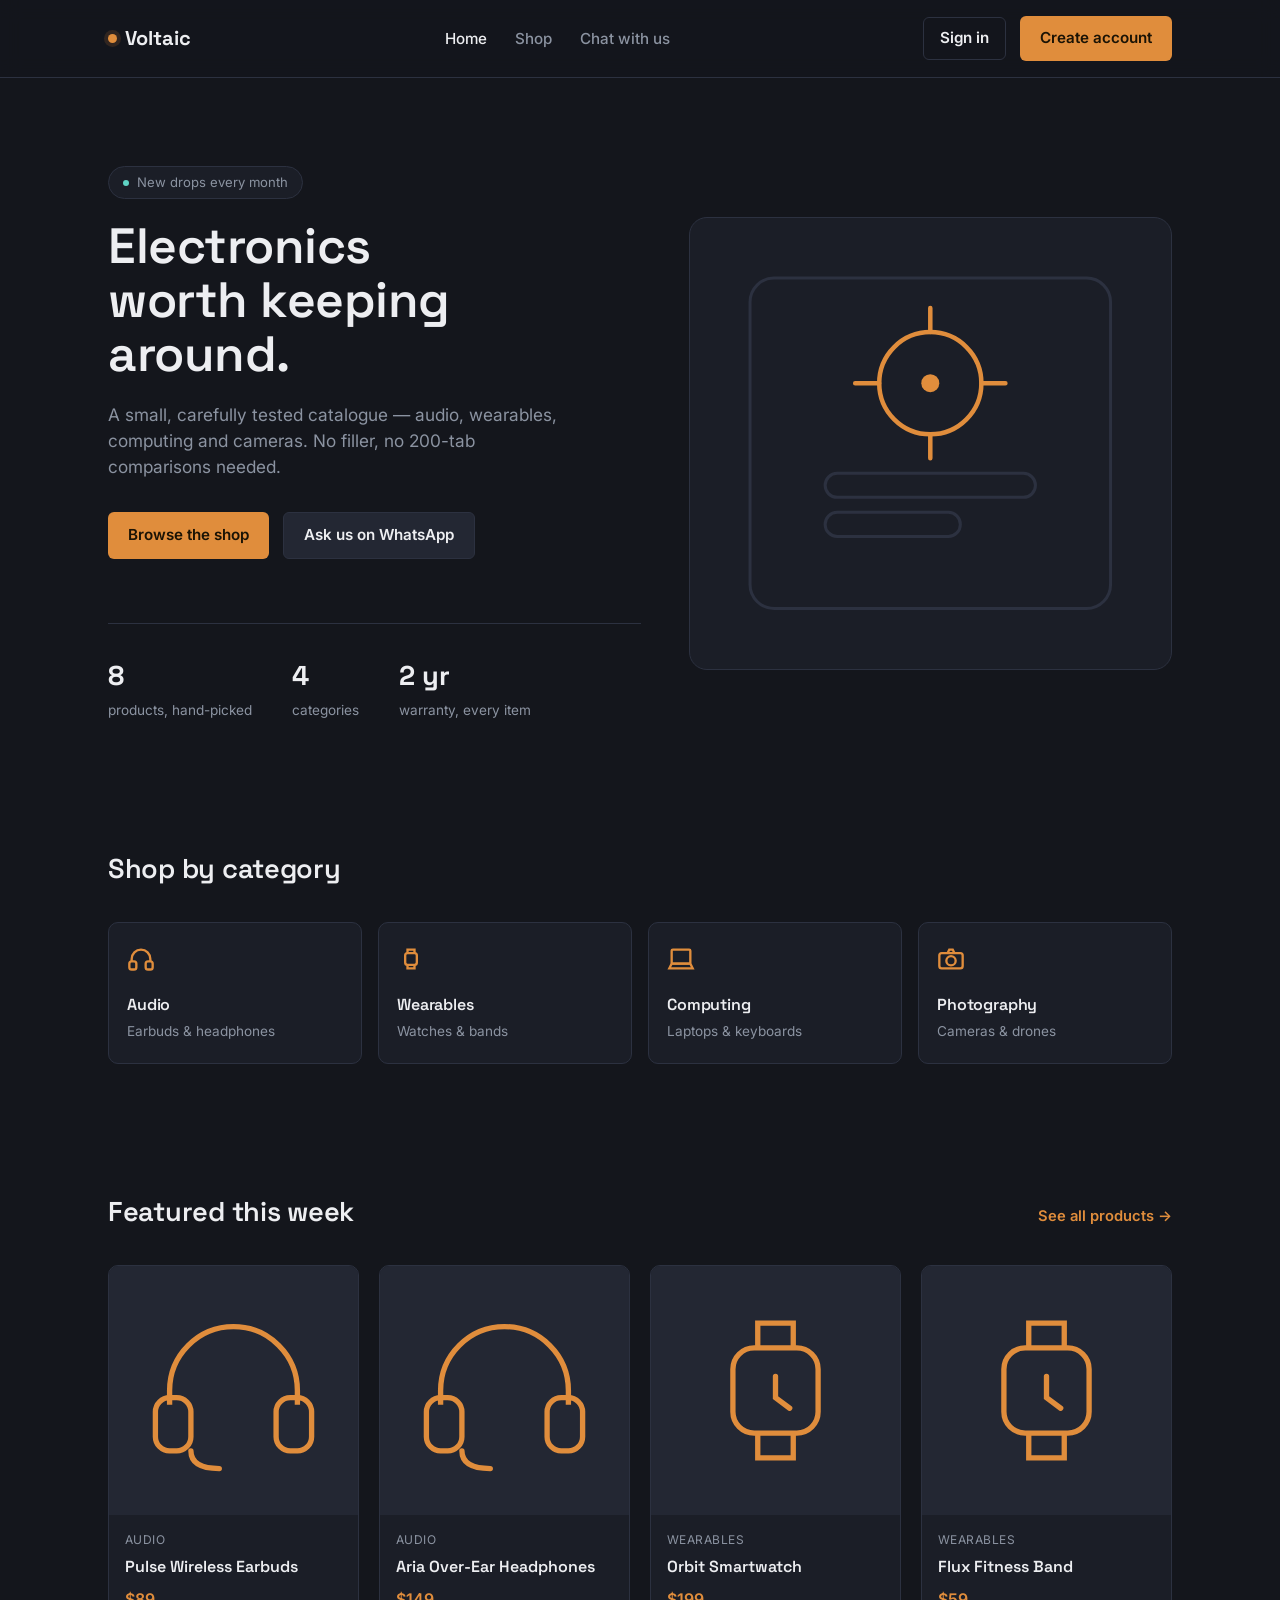
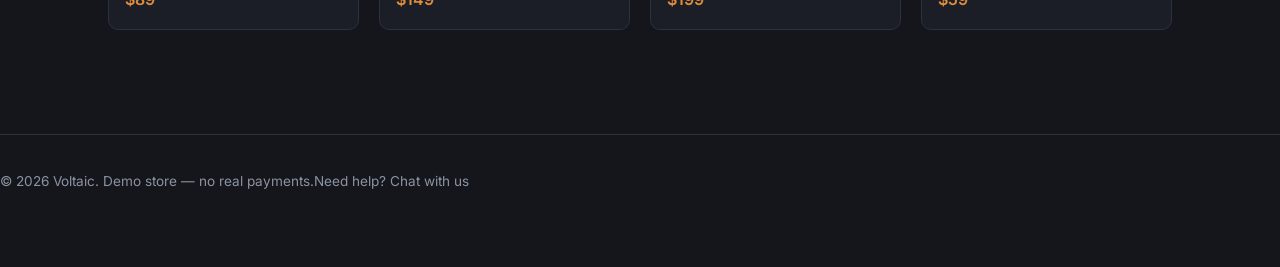
<file: voltaic/index.html>
<!DOCTYPE html>
<html lang="en">
<head>
<meta charset="UTF-8">
<meta name="viewport" content="width=device-width, initial-scale=1.0">
<title>Voltaic — Electronics, chosen well</title>
<link rel="stylesheet" href="assets/style.css">
</head>
<body>
  <nav class="nav">
    <div class="nav-inner">
      <a class="brand" href="index.html"><span class="brand-dot"></span>Voltaic</a>
      <ul class="nav-links">
        <li><a href="index.html" class="active">Home</a></li>
        <li><a href="products.html">Shop</a></li>
        <li><a href="whatsapp.html">Chat with us</a></li>
      </ul>
      <div class="nav-auth" data-nav-auth></div>
    </div>
  </nav>

  <header class="hero">
    <div class="wrap hero-grid">
      <div>
        <div class="eyebrow-pill"><span class="pulse"></span>New drops every month</div>
        <h1>Electronics worth keeping around.</h1>
        <p class="lead">A small, carefully tested catalogue — audio, wearables, computing and cameras. No filler, no 200-tab comparisons needed.</p>
        <div class="hero-actions">
          <a class="btn-primary" href="products.html">Browse the shop</a>
          <a class="btn-secondary" href="whatsapp.html">Ask us on WhatsApp</a>
        </div>
        <div class="stat-strip">
          <div><div class="stat-num">8</div><div class="stat-label">products, hand-picked</div></div>
          <div><div class="stat-num">4</div><div class="stat-label">categories</div></div>
          <div><div class="stat-num">2 yr</div><div class="stat-label">warranty, every item</div></div>
        </div>
      </div>
      <div class="hero-visual">
        <svg viewBox="0 0 280 260" width="100%" height="100%" fill="none" xmlns="http://www.w3.org/2000/svg">
          <rect x="20" y="20" width="240" height="220" rx="16" stroke="var(--border)" stroke-width="2"/>
          <circle cx="140" cy="90" r="34" stroke="var(--accent)" stroke-width="3"/>
          <path d="M140 56v-16M140 124v16M106 90H90M190 90h-16" stroke="var(--accent)" stroke-width="3" stroke-linecap="round"/>
          <rect x="70" y="150" width="140" height="16" rx="8" stroke="var(--border)" stroke-width="2"/>
          <rect x="70" y="176" width="90" height="16" rx="8" stroke="var(--border)" stroke-width="2"/>
          <circle cx="140" cy="90" r="6" fill="var(--accent)"/>
        </svg>
      </div>
    </div>
  </header>

  <section class="section">
    <div class="wrap">
      <div class="section-head">
        <h2>Shop by category</h2>
      </div>
      <div class="cat-grid">
        <a class="cat-card" href="products.html?cat=Audio">
          <div class="icon"><svg width="28" height="28" viewBox="0 0 24 24" fill="none" stroke="currentColor" stroke-width="2"><path d="M4 14v-2a8 8 0 0 1 16 0v2"/><rect x="2" y="14" width="6" height="7" rx="2"/><rect x="16" y="14" width="6" height="7" rx="2"/></svg></div>
          <h3>Audio</h3><p>Earbuds & headphones</p>
        </a>
        <a class="cat-card" href="products.html?cat=Wearables">
          <div class="icon"><svg width="28" height="28" viewBox="0 0 24 24" fill="none" stroke="currentColor" stroke-width="2"><rect x="7" y="7" width="10" height="10" rx="2"/><path d="M9 7V4h6v3M9 17v3h6v-3"/></svg></div>
          <h3>Wearables</h3><p>Watches & bands</p>
        </a>
        <a class="cat-card" href="products.html?cat=Computing">
          <div class="icon"><svg width="28" height="28" viewBox="0 0 24 24" fill="none" stroke="currentColor" stroke-width="2"><rect x="4" y="4" width="16" height="12" rx="1"/><path d="M2 20h20l-2-4H4l-2 4Z"/></svg></div>
          <h3>Computing</h3><p>Laptops & keyboards</p>
        </a>
        <a class="cat-card" href="products.html?cat=Photography">
          <div class="icon"><svg width="28" height="28" viewBox="0 0 24 24" fill="none" stroke="currentColor" stroke-width="2"><rect x="2" y="7" width="20" height="13" rx="2"/><circle cx="12" cy="13.5" r="4"/><path d="M9 7l1.5-3h3L15 7"/></svg></div>
          <h3>Photography</h3><p>Cameras & drones</p>
        </a>
      </div>
    </div>
  </section>

  <section class="section">
    <div class="wrap">
      <div class="section-head">
        <h2>Featured this week</h2>
        <a href="products.html">See all products →</a>
      </div>
      <div class="product-grid" data-featured-grid></div>
    </div>
  </section>

  <footer class="footer">
    <div class="wrap footer" style="border:none;margin:0;padding:0 0 40px;">
      <span>© 2026 Voltaic. Demo store — no real payments.</span>
      <span><a href="whatsapp.html" style="color:var(--muted);text-decoration:none;">Need help? Chat with us</a></span>
    </div>
  </footer>

  <div class="toast" id="toast"></div>
  <script src="assets/app.js"></script>
  <script>Voltaic.initLandingPage();</script>
</body>
</html>
</file>
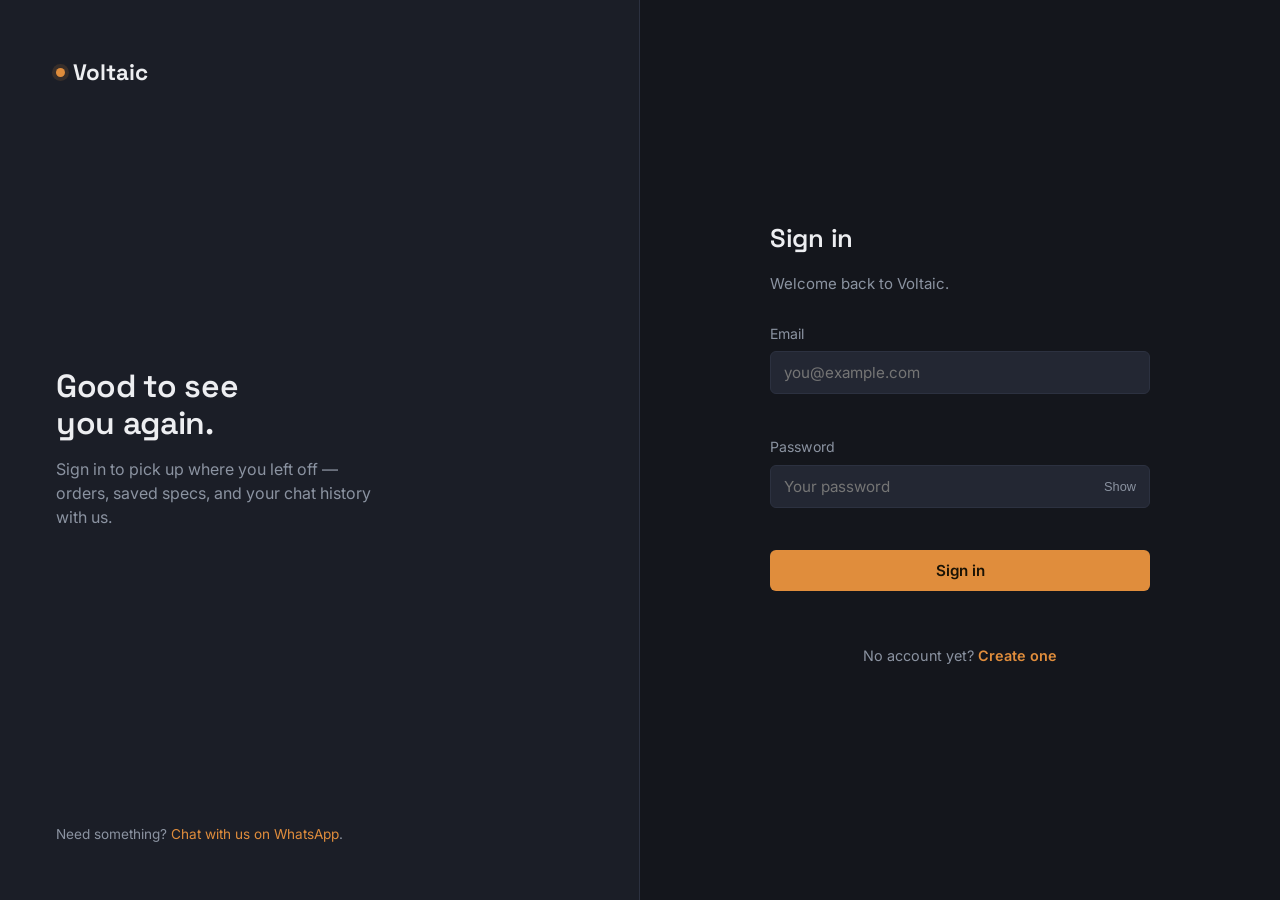
<file: voltaic/login.html>
<!DOCTYPE html>
<html lang="en">
<head>
<meta charset="UTF-8">
<meta name="viewport" content="width=device-width, initial-scale=1.0">
<title>Voltaic — Sign in</title>
<link rel="stylesheet" href="assets/style.css">
</head>
<body>
  <div class="auth-screen">
    <aside class="auth-side">
      <a class="brand" href="index.html"><span class="brand-dot"></span>Voltaic</a>
      <div class="auth-side-copy">
        <h2>Good to see you again.</h2>
        <p>Sign in to pick up where you left off — orders, saved specs, and your chat history with us.</p>
      </div>
      <div class="auth-side-foot">Need something? <a href="whatsapp.html" style="color:var(--accent);text-decoration:none;">Chat with us on WhatsApp</a>.</div>
    </aside>

    <main class="auth-form-side">
      <div class="auth-card">
        <h1>Sign in</h1>
        <p class="sub">Welcome back to Voltaic.</p>

        <form id="loginForm" novalidate>
          <label class="field">
            <span>Email</span>
            <input type="email" id="loginEmail" autocomplete="email" placeholder="you@example.com" required>
            <span class="err" id="err-loginEmail"></span>
          </label>

          <label class="field">
            <span>Password</span>
            <div class="pw-wrap">
              <input type="password" id="loginPassword" autocomplete="current-password" placeholder="Your password" required>
              <button type="button" class="pw-toggle" data-target="loginPassword">Show</button>
            </div>
            <span class="err" id="err-loginPassword"></span>
          </label>

          <button type="submit" class="btn-primary btn-block">Sign in</button>
          <p class="form-msg" id="loginMsg" role="status"></p>
        </form>

        <p class="switch">No account yet? <a href="register.html">Create one</a></p>
      </div>
    </main>
  </div>

  <div class="toast" id="toast"></div>
  <script src="assets/app.js"></script>
  <script>Voltaic.initLoginPage();</script>
</body>
</html>
</file>
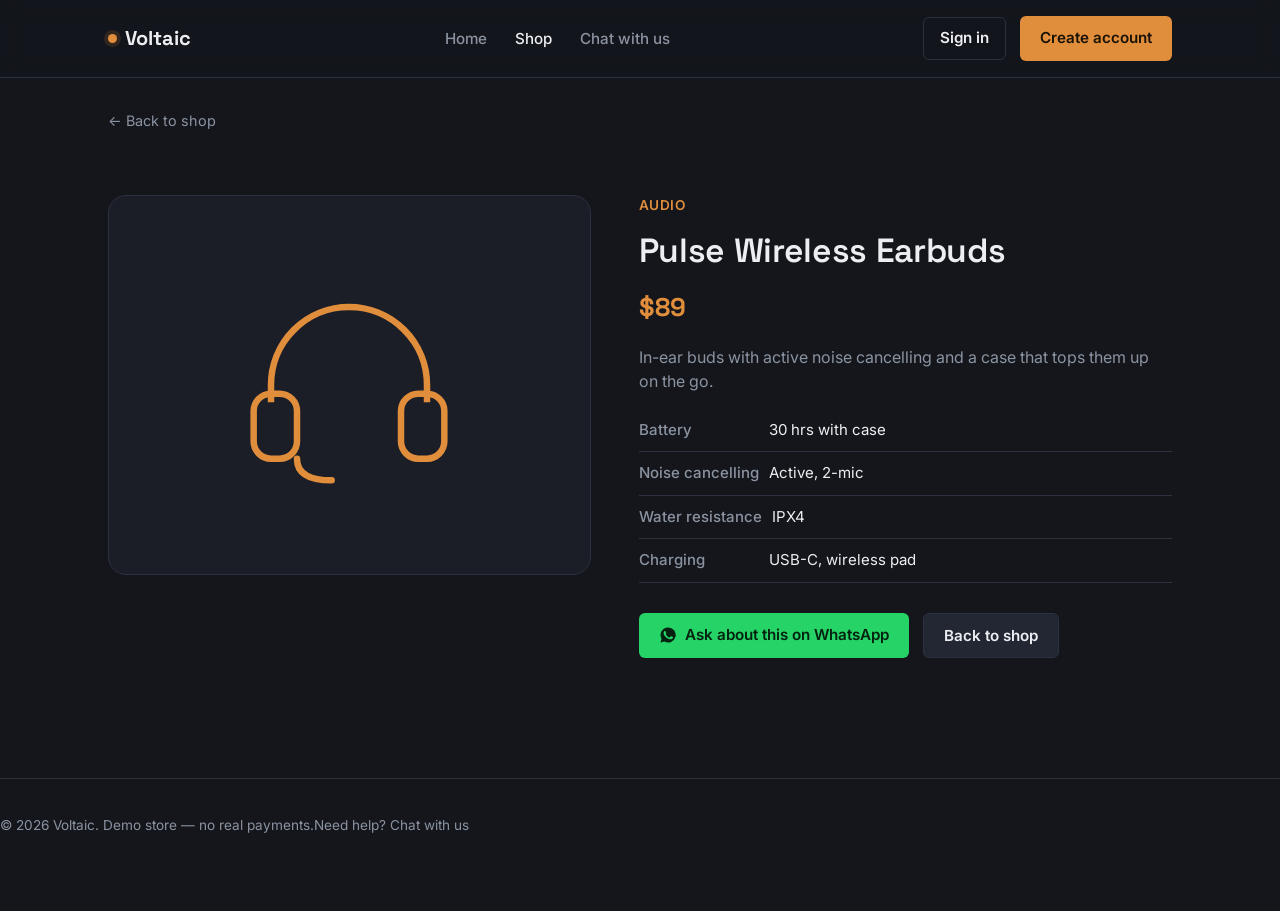
<file: voltaic/product.html>
<!DOCTYPE html>
<html lang="en">
<head>
<meta charset="UTF-8">
<meta name="viewport" content="width=device-width, initial-scale=1.0">
<title>Voltaic — Product</title>
<link rel="stylesheet" href="assets/style.css">
</head>
<body>
  <nav class="nav">
    <div class="nav-inner">
      <a class="brand" href="index.html"><span class="brand-dot"></span>Voltaic</a>
      <ul class="nav-links">
        <li><a href="index.html">Home</a></li>
        <li><a href="products.html" class="active">Shop</a></li>
        <li><a href="whatsapp.html">Chat with us</a></li>
      </ul>
      <div class="nav-auth" data-nav-auth></div>
    </div>
  </nav>

  <div class="wrap">
    <a class="back-link" href="products.html" style="margin-top:32px;">← Back to shop</a>
    <div class="product-detail">
      <div class="detail-media" data-detail-media></div>
      <div>
        <div class="detail-cat" data-detail-cat></div>
        <h1 data-detail-name></h1>
        <div class="detail-price" data-detail-price></div>
        <p class="detail-blurb" data-detail-blurb></p>
        <ul class="spec-list" data-detail-specs></ul>
        <div class="detail-actions">
          <a class="btn-whatsapp" data-detail-whatsapp target="_blank" rel="noopener">
            <svg width="18" height="18" viewBox="0 0 24 24" fill="currentColor"><path d="M12 2a10 10 0 0 0-8.6 15L2 22l5.2-1.4A10 10 0 1 0 12 2Zm5.8 14.3c-.2.7-1.4 1.3-2 1.4-.5.1-1.2.2-3.5-.7-3-1.2-4.9-4.2-5-4.4-.1-.2-1.2-1.6-1.2-3s.8-2.2 1-2.5c.2-.3.5-.3.7-.3h.5c.2 0 .4 0 .6.5.2.5.7 1.8.8 1.9.1.2.1.4 0 .6-.1.2-.2.3-.4.5-.2.2-.4.4-.2.8.2.4.9 1.5 1.9 2.4 1.3 1.2 2.4 1.5 2.8 1.7.4.2.6.1.8-.1.2-.3.8-1 1-1.3.2-.3.4-.3.7-.2.3.1 1.7.8 2 1 .3.1.5.2.5.4.1.2.1.7-.1 1.3Z"/></svg>
            Ask about this on WhatsApp
          </a>
          <button class="btn-secondary" onclick="history.back()">Back to shop</button>
        </div>
      </div>
    </div>
  </div>

  <footer class="footer">
    <div class="wrap footer" style="border:none;margin:0;padding:0 0 40px;">
      <span>© 2026 Voltaic. Demo store — no real payments.</span>
      <span><a href="whatsapp.html" style="color:var(--muted);text-decoration:none;">Need help? Chat with us</a></span>
    </div>
  </footer>

  <div class="toast" id="toast"></div>
  <script src="assets/app.js"></script>
  <script>Voltaic.initProductPage();</script>
</body>
</html>
</file>
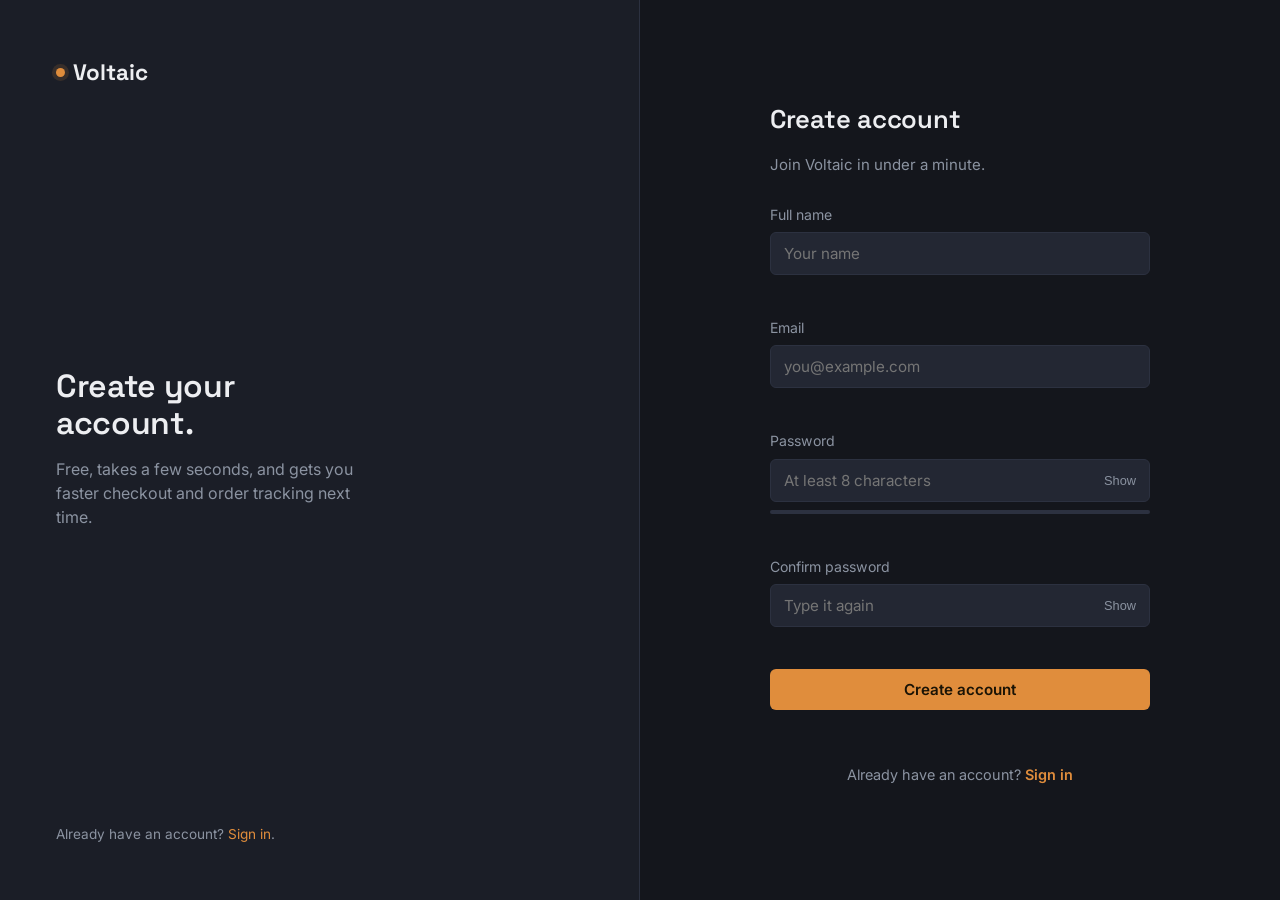
<file: voltaic/register.html>
<!DOCTYPE html>
<html lang="en">
<head>
<meta charset="UTF-8">
<meta name="viewport" content="width=device-width, initial-scale=1.0">
<title>Voltaic — Create account</title>
<link rel="stylesheet" href="assets/style.css">
</head>
<body>
  <div class="auth-screen">
    <aside class="auth-side">
      <a class="brand" href="index.html"><span class="brand-dot"></span>Voltaic</a>
      <div class="auth-side-copy">
        <h2>Create your account.</h2>
        <p>Free, takes a few seconds, and gets you faster checkout and order tracking next time.</p>
      </div>
      <div class="auth-side-foot">Already have an account? <a href="login.html" style="color:var(--accent);text-decoration:none;">Sign in</a>.</div>
    </aside>

    <main class="auth-form-side">
      <div class="auth-card">
        <h1>Create account</h1>
        <p class="sub">Join Voltaic in under a minute.</p>

        <form id="registerForm" novalidate>
          <label class="field">
            <span>Full name</span>
            <input type="text" id="regName" autocomplete="name" placeholder="Your name" required>
            <span class="err" id="err-regName"></span>
          </label>

          <label class="field">
            <span>Email</span>
            <input type="email" id="regEmail" autocomplete="email" placeholder="you@example.com" required>
            <span class="err" id="err-regEmail"></span>
          </label>

          <label class="field">
            <span>Password</span>
            <div class="pw-wrap">
              <input type="password" id="regPassword" autocomplete="new-password" placeholder="At least 8 characters" required>
              <button type="button" class="pw-toggle" data-target="regPassword">Show</button>
            </div>
            <div class="pw-meter" id="pwMeter"><span></span></div>
            <span class="err" id="err-regPassword"></span>
          </label>

          <label class="field">
            <span>Confirm password</span>
            <div class="pw-wrap">
              <input type="password" id="regPassword2" autocomplete="new-password" placeholder="Type it again" required>
              <button type="button" class="pw-toggle" data-target="regPassword2">Show</button>
            </div>
            <span class="err" id="err-regPassword2"></span>
          </label>

          <button type="submit" class="btn-primary btn-block">Create account</button>
          <p class="form-msg" id="registerMsg" role="status"></p>
        </form>

        <p class="switch">Already have an account? <a href="login.html">Sign in</a></p>
      </div>
    </main>
  </div>

  <div class="toast" id="toast"></div>
  <script src="assets/app.js"></script>
  <script>Voltaic.initRegisterPage();</script>
</body>
</html>
</file>
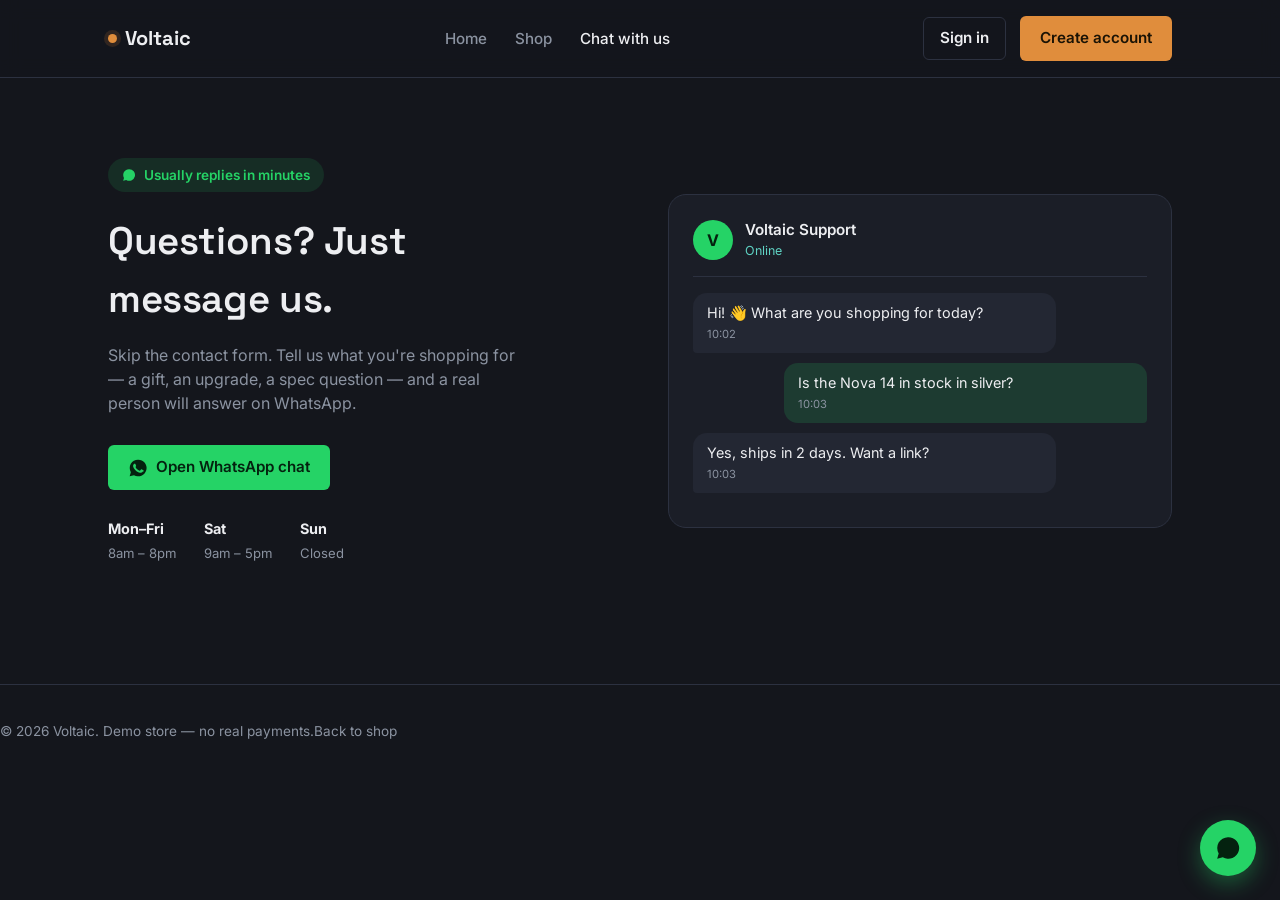
<file: voltaic/whatsapp.html>
<!DOCTYPE html>
<html lang="en">
<head>
<meta charset="UTF-8">
<meta name="viewport" content="width=device-width, initial-scale=1.0">
<title>Voltaic — Chat with us</title>
<link rel="stylesheet" href="assets/style.css">
</head>
<body>
  <nav class="nav">
    <div class="nav-inner">
      <a class="brand" href="index.html"><span class="brand-dot"></span>Voltaic</a>
      <ul class="nav-links">
        <li><a href="index.html">Home</a></li>
        <li><a href="products.html">Shop</a></li>
        <li><a href="whatsapp.html" class="active">Chat with us</a></li>
      </ul>
      <div class="nav-auth" data-nav-auth></div>
    </div>
  </nav>

  <section class="wa-hero">
    <div class="wrap wa-grid">
      <div>
        <div class="wa-badge">
          <svg width="14" height="14" viewBox="0 0 24 24" fill="currentColor"><path d="M12 2a10 10 0 0 0-8.6 15L2 22l5.2-1.4A10 10 0 1 0 12 2Z"/></svg>
          Usually replies in minutes
        </div>
        <h1>Questions? Just message us.</h1>
        <p class="lead">Skip the contact form. Tell us what you're shopping for — a gift, an upgrade, a spec question — and a real person will answer on WhatsApp.</p>
        <a class="btn-whatsapp" id="waMainBtn" target="_blank" rel="noopener">
          <svg width="20" height="20" viewBox="0 0 24 24" fill="currentColor"><path d="M12 2a10 10 0 0 0-8.6 15L2 22l5.2-1.4A10 10 0 1 0 12 2Zm5.8 14.3c-.2.7-1.4 1.3-2 1.4-.5.1-1.2.2-3.5-.7-3-1.2-4.9-4.2-5-4.4-.1-.2-1.2-1.6-1.2-3s.8-2.2 1-2.5c.2-.3.5-.3.7-.3h.5c.2 0 .4 0 .6.5.2.5.7 1.8.8 1.9.1.2.1.4 0 .6-.1.2-.2.3-.4.5-.2.2-.4.4-.2.8.2.4.9 1.5 1.9 2.4 1.3 1.2 2.4 1.5 2.8 1.7.4.2.6.1.8-.1.2-.3.8-1 1-1.3.2-.3.4-.3.7-.2.3.1 1.7.8 2 1 .3.1.5.2.5.4.1.2.1.7-.1 1.3Z"/></svg>
          Open WhatsApp chat
        </a>
        <div class="wa-hours">
          <div><strong>Mon–Fri</strong><span>8am – 8pm</span></div>
          <div><strong>Sat</strong><span>9am – 5pm</span></div>
          <div><strong>Sun</strong><span>Closed</span></div>
        </div>
      </div>

      <div class="wa-mock">
        <div class="wa-mock-head">
          <div class="wa-avatar">V</div>
          <div>
            <div class="wa-mock-name">Voltaic Support</div>
            <div class="wa-mock-status">Online</div>
          </div>
        </div>
        <div class="wa-bubble them">Hi! 👋 What are you shopping for today?<span class="wa-time">10:02</span></div>
        <div class="wa-bubble me">Is the Nova 14 in stock in silver?<span class="wa-time">10:03</span></div>
        <div class="wa-bubble them">Yes, ships in 2 days. Want a link?<span class="wa-time">10:03</span></div>
      </div>
    </div>
  </section>

  <a class="wa-fab" id="waFab" target="_blank" rel="noopener" aria-label="Chat on WhatsApp">
    <svg width="26" height="26" viewBox="0 0 24 24" fill="#04220f"><path d="M12 2a10 10 0 0 0-8.6 15L2 22l5.2-1.4A10 10 0 1 0 12 2Z"/></svg>
  </a>

  <footer class="footer">
    <div class="wrap footer" style="border:none;margin:0;padding:0 0 40px;">
      <span>© 2026 Voltaic. Demo store — no real payments.</span>
      <span><a href="products.html" style="color:var(--muted);text-decoration:none;">Back to shop</a></span>
    </div>
  </footer>

  <div class="toast" id="toast"></div>
  <script src="assets/app.js"></script>
  <script>
    Voltaic.initWhatsappPage();
    const waHref = "https://wa.me/10000000000?text=" + encodeURIComponent("Hi! I have a question about Voltaic products.");
    document.getElementById("waMainBtn").href = waHref;
    document.getElementById("waFab").href = waHref;
  </script>
</body>
</html>
</file>
<file: voltaic/assets/style.css>
@import url('https://fonts.googleapis.com/css2?family=Space+Grotesk:wght@500;600;700&family=Inter:wght@400;500;600&display=swap');

:root {
  --bg: #14161c;
  --surface: #1b1e27;
  --surface-2: #232733;
  --border: #2c3140;
  --text: #edeef1;
  --muted: #8b93a1;
  --accent: #e08d3c;
  --accent-soft: rgba(224, 141, 60, 0.14);
  --accent-2: #5fd3c4;
  --danger: #e5637a;
  --whatsapp: #25d366;
  --whatsapp-dark: #1ea952;
  --radius-s: 6px;
  --radius-m: 10px;
  --radius-l: 18px;
  --max: 1120px;
}

* { box-sizing: border-box; }

html { scroll-behavior: smooth; }

body {
  margin: 0;
  background: var(--bg);
  color: var(--text);
  font-family: 'Inter', -apple-system, BlinkMacSystemFont, sans-serif;
  line-height: 1.5;
  -webkit-font-smoothing: antialiased;
}

h1, h2, h3, .display {
  font-family: 'Space Grotesk', 'Inter', sans-serif;
  font-weight: 600;
  letter-spacing: -0.01em;
  margin: 0;
}

a { color: inherit; }

.wrap {
  max-width: var(--max);
  margin: 0 auto;
  padding: 0 28px;
}

/* ---------- Nav ---------- */
.nav {
  position: sticky;
  top: 0;
  z-index: 20;
  background: rgba(20, 22, 28, 0.86);
  backdrop-filter: blur(10px);
  border-bottom: 1px solid var(--border);
}

.nav-inner {
  max-width: var(--max);
  margin: 0 auto;
  padding: 16px 28px;
  display: flex;
  align-items: center;
  justify-content: space-between;
  gap: 24px;
}

.brand {
  font-family: 'Space Grotesk', sans-serif;
  font-weight: 700;
  font-size: 1.25rem;
  display: flex;
  align-items: center;
  gap: 8px;
  text-decoration: none;
  color: var(--text);
}

.brand-dot {
  width: 9px;
  height: 9px;
  border-radius: 50%;
  background: var(--accent);
  box-shadow: 0 0 0 4px var(--accent-soft);
}

.nav-links {
  display: flex;
  gap: 28px;
  list-style: none;
  margin: 0;
  padding: 0;
}

.nav-links a {
  text-decoration: none;
  color: var(--muted);
  font-size: 0.95rem;
  font-weight: 500;
  transition: color 0.15s ease;
}

.nav-links a:hover, .nav-links a.active { color: var(--text); }

.nav-auth {
  display: flex;
  align-items: center;
  gap: 14px;
}

.nav-user {
  font-size: 0.9rem;
  color: var(--muted);
}

.nav-user strong { color: var(--text); font-weight: 600; }

.nav-toggle {
  display: none;
  background: none;
  border: 1px solid var(--border);
  border-radius: var(--radius-s);
  color: var(--text);
  width: 38px;
  height: 38px;
  font-size: 1.1rem;
}

/* ---------- Buttons ---------- */
.btn-primary, .btn-secondary, .btn-ghost, .btn-whatsapp {
  font-family: 'Inter', sans-serif;
  font-size: 0.95rem;
  font-weight: 600;
  border-radius: var(--radius-s);
  padding: 11px 20px;
  border: none;
  cursor: pointer;
  text-decoration: none;
  display: inline-flex;
  align-items: center;
  justify-content: center;
  gap: 8px;
  transition: transform 0.12s ease, background 0.15s ease, border-color 0.15s ease;
}

.btn-primary {
  background: var(--accent);
  color: #1a1305;
}
.btn-primary:hover { background: #eb9c4f; }
.btn-primary:active { transform: scale(0.98); }

.btn-secondary {
  background: var(--surface-2);
  color: var(--text);
  border: 1px solid var(--border);
}
.btn-secondary:hover { border-color: var(--accent); }

.btn-ghost {
  background: transparent;
  color: var(--text);
  border: 1px solid var(--border);
  padding: 9px 16px;
}
.btn-ghost:hover { border-color: var(--muted); }

.btn-whatsapp {
  background: var(--whatsapp);
  color: #04220f;
}
.btn-whatsapp:hover { background: var(--whatsapp-dark); color: #eafff2; }

.btn-block { width: 100%; }

/* ---------- Hero ---------- */
.hero {
  padding: 88px 0 64px;
}

.hero-grid {
  display: grid;
  grid-template-columns: 1.05fr 0.95fr;
  gap: 48px;
  align-items: center;
}

.eyebrow-pill {
  display: inline-flex;
  align-items: center;
  gap: 8px;
  background: var(--surface);
  border: 1px solid var(--border);
  border-radius: 999px;
  padding: 6px 14px;
  font-size: 0.82rem;
  color: var(--muted);
  margin-bottom: 20px;
}

.eyebrow-pill span.pulse {
  width: 6px; height: 6px; border-radius: 50%;
  background: var(--accent-2);
}

.hero h1 {
  font-size: 3.1rem;
  line-height: 1.08;
  max-width: 12ch;
}

.hero p.lead {
  color: var(--muted);
  font-size: 1.08rem;
  max-width: 42ch;
  margin: 22px 0 32px;
}

.hero-actions { display: flex; gap: 14px; }

.hero-visual {
  position: relative;
  background: var(--surface);
  border: 1px solid var(--border);
  border-radius: var(--radius-l);
  padding: 30px;
  min-height: 380px;
  display: flex;
  align-items: center;
  justify-content: center;
}

.stat-strip {
  display: flex;
  gap: 40px;
  margin-top: 64px;
  padding-top: 32px;
  border-top: 1px solid var(--border);
}

.stat-num {
  font-family: 'Space Grotesk', sans-serif;
  font-size: 1.7rem;
  font-weight: 700;
}

.stat-label { color: var(--muted); font-size: 0.85rem; margin-top: 4px; }

/* ---------- Sections ---------- */
.section { padding: 64px 0; }
.section-head {
  display: flex;
  align-items: baseline;
  justify-content: space-between;
  margin-bottom: 32px;
}
.section-head h2 { font-size: 1.7rem; }
.section-head a { color: var(--accent); text-decoration: none; font-size: 0.92rem; font-weight: 600; }

.cat-grid {
  display: grid;
  grid-template-columns: repeat(4, 1fr);
  gap: 16px;
}

.cat-card {
  background: var(--surface);
  border: 1px solid var(--border);
  border-radius: var(--radius-m);
  padding: 22px 18px;
  text-decoration: none;
  color: var(--text);
  transition: border-color 0.15s ease, transform 0.15s ease;
}
.cat-card:hover { border-color: var(--accent); transform: translateY(-2px); }
.cat-card .icon { color: var(--accent); margin-bottom: 14px; }
.cat-card h3 { font-size: 1rem; font-weight: 600; }
.cat-card p { color: var(--muted); font-size: 0.85rem; margin: 4px 0 0; }

/* ---------- Product grid ---------- */
.filter-row {
  display: flex;
  gap: 10px;
  flex-wrap: wrap;
  margin-bottom: 30px;
}
.filter-chip {
  background: var(--surface);
  border: 1px solid var(--border);
  color: var(--muted);
  border-radius: 999px;
  padding: 8px 16px;
  font-size: 0.88rem;
  cursor: pointer;
  font-family: inherit;
}
.filter-chip.active {
  background: var(--accent-soft);
  border-color: var(--accent);
  color: var(--text);
}

.product-grid {
  display: grid;
  grid-template-columns: repeat(4, 1fr);
  gap: 20px;
}

.product-card {
  background: var(--surface);
  border: 1px solid var(--border);
  border-radius: var(--radius-m);
  overflow: hidden;
  text-decoration: none;
  color: var(--text);
  display: flex;
  flex-direction: column;
  transition: border-color 0.15s ease, transform 0.15s ease;
}
.product-card:hover { border-color: var(--accent); transform: translateY(-3px); }

.product-media {
  aspect-ratio: 1 / 0.82;
  background: var(--surface-2);
  display: flex;
  align-items: center;
  justify-content: center;
  padding: 18px;
}

.product-body { padding: 16px 16px 18px; }
.product-cat { font-size: 0.75rem; color: var(--muted); text-transform: uppercase; letter-spacing: 0.04em; }
.product-name { font-size: 1rem; font-weight: 600; margin: 6px 0 8px; font-family: 'Space Grotesk', sans-serif; }
.product-price { color: var(--accent); font-weight: 600; }

/* ---------- Product detail ---------- */
.product-detail {
  display: grid;
  grid-template-columns: 0.95fr 1.05fr;
  gap: 48px;
  padding: 56px 0 80px;
  align-items: start;
}
.detail-media {
  background: var(--surface);
  border: 1px solid var(--border);
  border-radius: var(--radius-l);
  padding: 40px;
  display: flex;
  align-items: center;
  justify-content: center;
  min-height: 380px;
}
.detail-cat { color: var(--accent); font-size: 0.85rem; font-weight: 600; text-transform: uppercase; letter-spacing: 0.04em; }
.detail-media svg { width: 100%; height: auto; max-width: 260px; }
.product-detail h1 { font-size: 2.1rem; margin: 10px 0 12px; }
.detail-price { font-size: 1.6rem; color: var(--accent); font-weight: 700; margin-bottom: 18px; font-family: 'Space Grotesk', sans-serif; }
.detail-blurb { color: var(--muted); max-width: 52ch; margin-bottom: 26px; }
.spec-list {
  list-style: none;
  margin: 0 0 30px;
  padding: 0;
  display: grid;
  gap: 10px;
}
.spec-list li {
  display: flex;
  gap: 10px;
  font-size: 0.94rem;
  color: var(--text);
  padding-bottom: 10px;
  border-bottom: 1px solid var(--border);
}
.spec-list li strong { color: var(--muted); font-weight: 500; min-width: 120px; }
.detail-actions { display: flex; gap: 14px; }
.back-link {
  display: inline-flex;
  align-items: center;
  gap: 6px;
  color: var(--muted);
  text-decoration: none;
  font-size: 0.9rem;
  margin-bottom: 8px;
}
.back-link:hover { color: var(--text); }

/* ---------- Auth pages ---------- */
.auth-screen {
  min-height: 100vh;
  display: grid;
  grid-template-columns: 1fr 1fr;
}
.auth-side {
  background: var(--surface);
  border-right: 1px solid var(--border);
  padding: 56px;
  display: flex;
  flex-direction: column;
  justify-content: space-between;
}
.auth-side .brand { font-size: 1.4rem; }
.auth-side-copy h2 { font-size: 2rem; line-height: 1.15; max-width: 11ch; margin-bottom: 14px; }
.auth-side-copy p { color: var(--muted); max-width: 32ch; }
.auth-side-foot { color: var(--muted); font-size: 0.85rem; }

.auth-form-side {
  display: flex;
  align-items: center;
  justify-content: center;
  padding: 40px;
}
.auth-card { width: 100%; max-width: 380px; }
.auth-card h1 { font-size: 1.6rem; margin-bottom: 6px; }
.auth-card .sub { color: var(--muted); font-size: 0.94rem; margin-bottom: 28px; }

.field { display: block; margin-bottom: 18px; }
.field span { display: block; font-size: 0.88rem; color: var(--muted); margin-bottom: 7px; }
.field input {
  width: 100%;
  background: var(--surface-2);
  border: 1px solid var(--border);
  border-radius: var(--radius-s);
  padding: 11px 13px;
  color: var(--text);
  font-size: 0.95rem;
  font-family: inherit;
}
.field input:focus {
  outline: none;
  border-color: var(--accent);
  box-shadow: 0 0 0 3px var(--accent-soft);
}
.field input.invalid { border-color: var(--danger); }

.pw-wrap { position: relative; }
.pw-wrap input { padding-right: 64px; }
.pw-toggle {
  position: absolute;
  right: 6px;
  top: 50%;
  transform: translateY(-50%);
  background: none;
  border: none;
  color: var(--muted);
  font-size: 0.8rem;
  cursor: pointer;
  padding: 6px 8px;
}
.pw-toggle:hover { color: var(--text); }

.pw-meter {
  height: 4px;
  background: var(--border);
  border-radius: 2px;
  margin-top: 8px;
  overflow: hidden;
}
.pw-meter span {
  display: block;
  height: 100%;
  width: 0%;
  background: var(--border);
  transition: width 0.2s ease, background 0.2s ease;
}

.err {
  display: block;
  min-height: 18px;
  color: var(--danger);
  font-size: 0.8rem;
  margin-top: 6px;
}

.form-msg {
  min-height: 20px;
  font-size: 0.88rem;
  margin: 12px 0 0;
}
.form-msg.ok { color: var(--accent-2); }
.form-msg.bad { color: var(--danger); }

.switch { margin-top: 22px; font-size: 0.9rem; color: var(--muted); text-align: center; }
.switch a { color: var(--accent); text-decoration: none; font-weight: 600; }

/* ---------- WhatsApp page ---------- */
.wa-hero { padding: 80px 0; }
.wa-grid {
  display: grid;
  grid-template-columns: 1fr 1fr;
  gap: 56px;
  align-items: center;
}
.wa-badge {
  display: inline-flex;
  align-items: center;
  gap: 8px;
  background: rgba(37, 211, 102, 0.12);
  color: var(--whatsapp);
  border-radius: 999px;
  padding: 7px 14px;
  font-size: 0.85rem;
  font-weight: 600;
  margin-bottom: 20px;
}
.wa-grid h1 { font-size: 2.4rem; max-width: 12ch; margin-bottom: 16px; }
.wa-grid p.lead { color: var(--muted); max-width: 42ch; margin-bottom: 30px; }

.wa-mock {
  background: var(--surface);
  border: 1px solid var(--border);
  border-radius: var(--radius-l);
  padding: 24px;
}
.wa-mock-head {
  display: flex;
  align-items: center;
  gap: 12px;
  padding-bottom: 16px;
  border-bottom: 1px solid var(--border);
  margin-bottom: 16px;
}
.wa-avatar {
  width: 40px; height: 40px; border-radius: 50%;
  background: var(--whatsapp);
  display: flex; align-items: center; justify-content: center;
  font-weight: 700; color: #04220f;
}
.wa-mock-name { font-weight: 600; font-size: 0.95rem; }
.wa-mock-status { font-size: 0.78rem; color: var(--accent-2); }
.wa-bubble {
  max-width: 80%;
  padding: 10px 14px;
  border-radius: 14px;
  font-size: 0.9rem;
  margin-bottom: 10px;
  line-height: 1.4;
}
.wa-bubble.them { background: var(--surface-2); border-bottom-left-radius: 4px; }
.wa-bubble.me { background: rgba(37, 211, 102, 0.16); margin-left: auto; border-bottom-right-radius: 4px; }
.wa-time { font-size: 0.7rem; color: var(--muted); margin-top: 4px; display: block; }

.wa-hours {
  margin-top: 28px;
  display: flex;
  gap: 28px;
}
.wa-hours div strong { display: block; font-size: 0.9rem; }
.wa-hours div span { color: var(--muted); font-size: 0.82rem; }

.wa-fab {
  position: fixed;
  right: 24px;
  bottom: 24px;
  width: 56px;
  height: 56px;
  border-radius: 50%;
  background: var(--whatsapp);
  display: flex;
  align-items: center;
  justify-content: center;
  box-shadow: 0 8px 22px rgba(37, 211, 102, 0.35);
  text-decoration: none;
  z-index: 15;
}

/* ---------- Toast ---------- */
.toast {
  position: fixed;
  bottom: 24px;
  left: 50%;
  transform: translateX(-50%) translateY(20px);
  background: var(--surface-2);
  border: 1px solid var(--border);
  color: var(--text);
  padding: 12px 20px;
  border-radius: var(--radius-s);
  font-size: 0.9rem;
  opacity: 0;
  pointer-events: none;
  transition: opacity 0.2s ease, transform 0.2s ease;
  z-index: 50;
}
.toast.show { opacity: 1; transform: translateX(-50%) translateY(0); }

/* ---------- Footer ---------- */
.footer {
  border-top: 1px solid var(--border);
  padding: 36px 0;
  margin-top: 40px;
  color: var(--muted);
  font-size: 0.85rem;
  display: flex;
  justify-content: space-between;
}

/* ---------- Empty state ---------- */
.empty-state {
  text-align: center;
  padding: 60px 20px;
  color: var(--muted);
}

/* ---------- Responsive ---------- */
@media (max-width: 900px) {
  .hero-grid, .product-detail, .wa-grid { grid-template-columns: 1fr; }
  .hero h1 { font-size: 2.3rem; max-width: none; }
  .cat-grid { grid-template-columns: repeat(2, 1fr); }
  .product-grid { grid-template-columns: repeat(2, 1fr); }
  .auth-screen { grid-template-columns: 1fr; }
  .auth-side { display: none; }
  .nav-links { display: none; }
  .nav-toggle { display: block; }
}

@media (max-width: 520px) {
  .cat-grid, .product-grid { grid-template-columns: 1fr 1fr; }
  .stat-strip { gap: 24px; }
  .footer { flex-direction: column; gap: 8px; }
}

:focus-visible {
  outline: 2px solid var(--accent);
  outline-offset: 2px;
}
</file>
